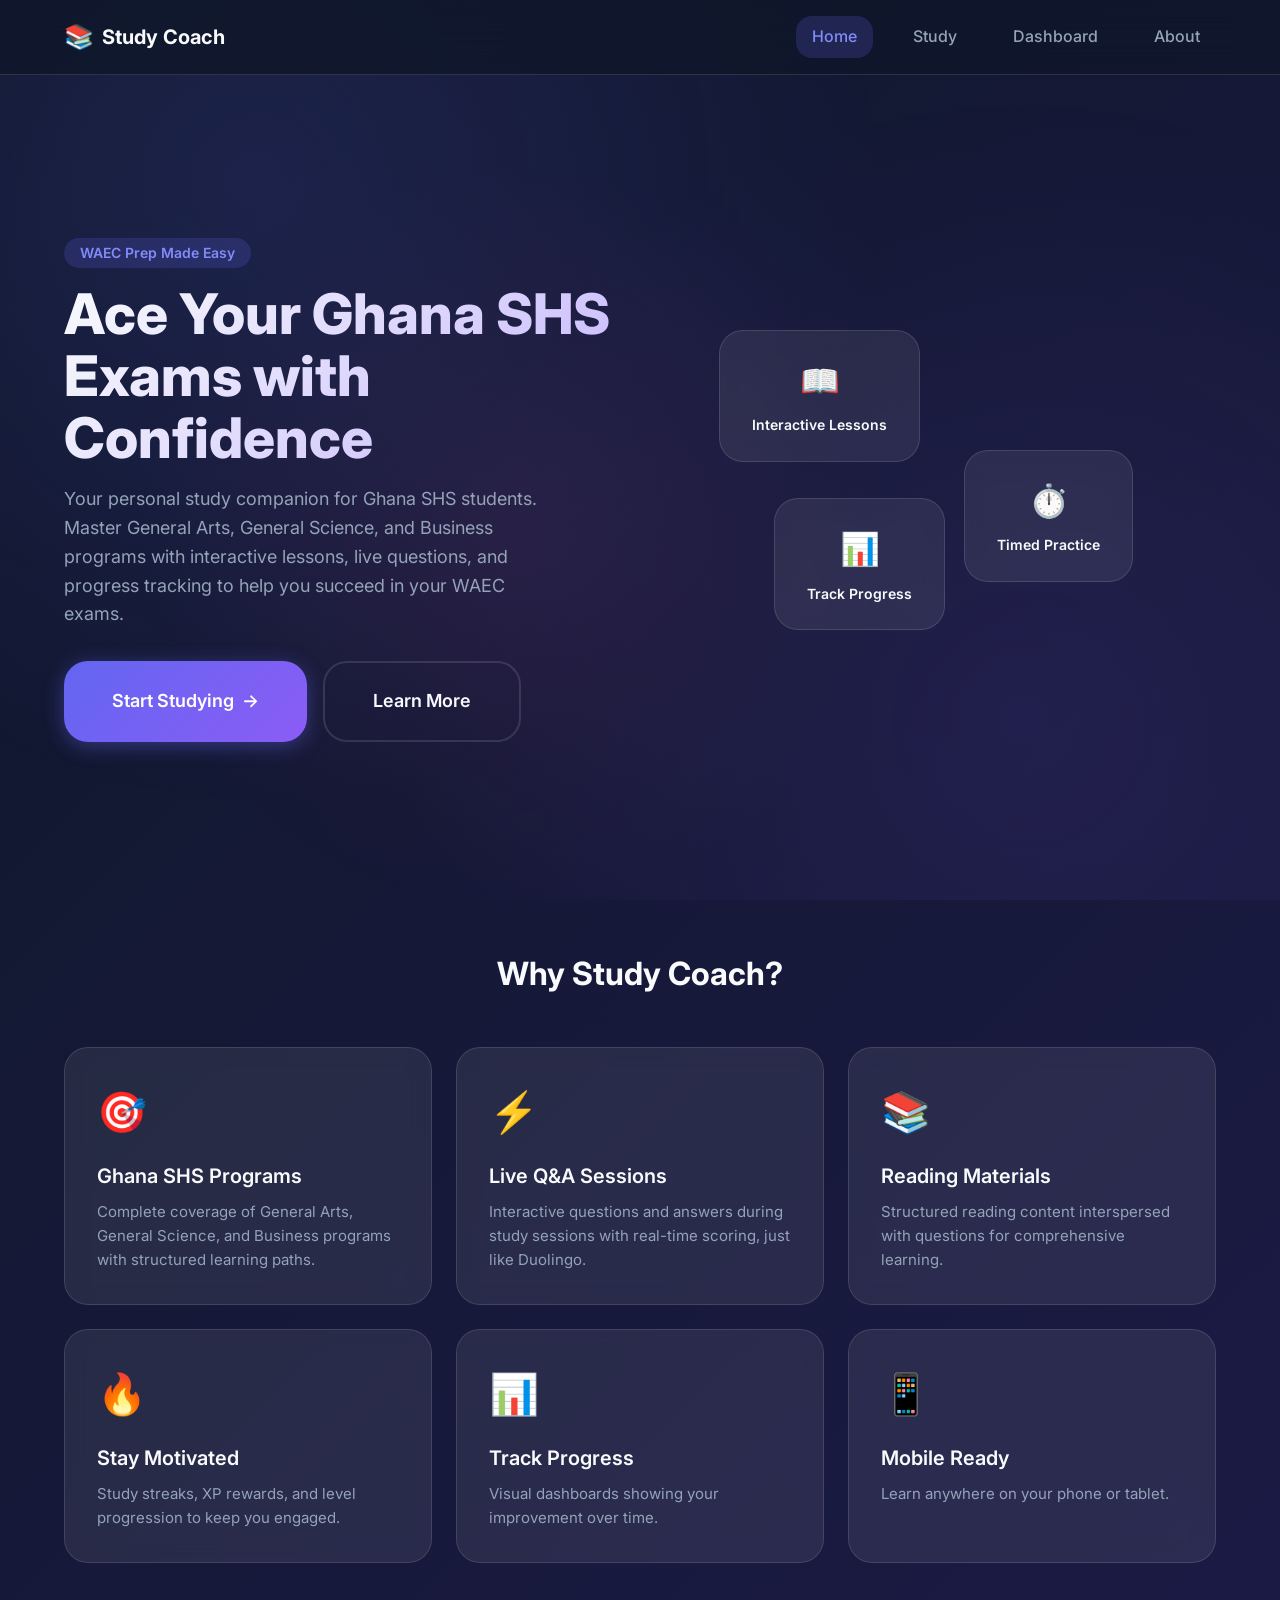
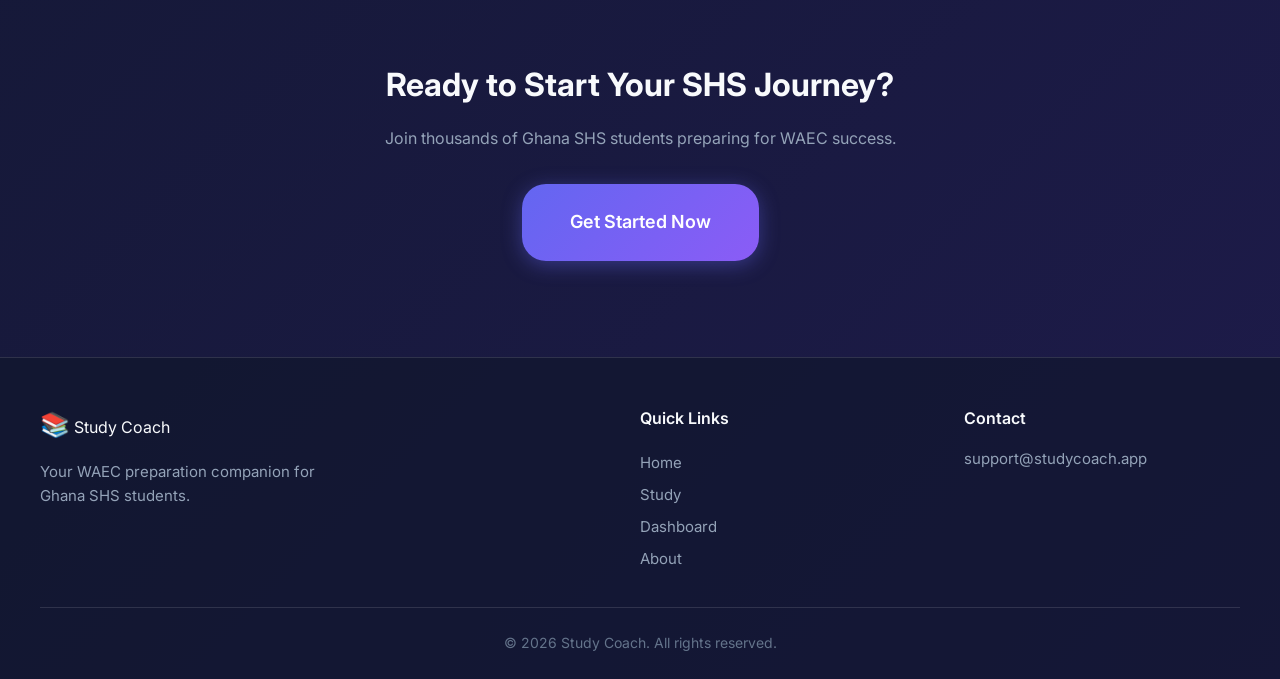
<file: index.html>
<!DOCTYPE html>
<html lang="en">
<head>
  <meta charset="UTF-8">
  <meta name="viewport" content="width=device-width, initial-scale=1.0">
  <meta name="description" content="Study Coach - Your WAEC Preparation Assistant">
  <meta name="theme-color" content="#6366f1">
  <meta name="mobile-web-app-capable" content="yes">
  
  <title>Study Coach - Home</title>
  
  <link rel="stylesheet" href="style.css">
  <link rel="preconnect" href="https://fonts.googleapis.com">
  <link href="https://fonts.googleapis.com/css2?family=Inter:wght@400;500;600;700;800&display=swap" rel="stylesheet">
</head>
<body>
  <!-- Navigation -->
  <nav class="navbar">
    <div class="nav-container">
      <a href="index.html" class="nav-logo">
        <span class="logo-icon">📚</span>
        <span class="logo-text">Study Coach</span>
      </a>
      
      <button class="nav-toggle" onclick="toggleNav()" aria-label="Toggle navigation">
        <span></span>
        <span></span>
        <span></span>
      </button>
      
      <div class="nav-menu">
        <a href="index.html" class="nav-link active">Home</a>
        <a href="study.html" class="nav-link">Study</a>
        <a href="dashboard.html" class="nav-link">Dashboard</a>
        <a href="about.html" class="nav-link">About</a>
      </div>
    </div>
  </nav>

  <!-- Hero Section -->
  <main class="main-content">
    <section class="hero">
      <div class="hero-content">
        <span class="hero-badge">WAEC Prep Made Easy</span>
        <h1 class="hero-title">Ace Your Ghana SHS Exams with Confidence</h1>
        <p class="hero-description">
          Your personal study companion for Ghana SHS students. Master General Arts, General Science, and Business programs with 
          interactive lessons, live questions, and progress tracking to help you succeed in your WAEC exams.
        </p>
        <div class="hero-actions">
          <a href="study.html" class="btn btn-primary btn-lg">
            <span>Start Studying</span>
            <span class="btn-icon">→</span>
          </a>
          <a href="about.html" class="btn btn-outline btn-lg">Learn More</a>
        </div>
      </div>
      
      <div class="hero-visual">
        <div class="floating-card card-1">
          <span>📖</span>
          <span>Interactive Lessons</span>
        </div>
        <div class="floating-card card-2">
          <span>⏱️</span>
          <span>Timed Practice</span>
        </div>
        <div class="floating-card card-3">
          <span>📊</span>
          <span>Track Progress</span>
        </div>
      </div>
    </section>

    <!-- Features Section -->
    <section class="features">
      <h2 class="section-title">Why Study Coach?</h2>
      
      <div class="features-grid">
        <div class="feature-card">
          <div class="feature-icon">🎯</div>
          <h3>Ghana SHS Programs</h3>
          <p>Complete coverage of General Arts, General Science, and Business programs with structured learning paths.</p>
        </div>
        
        <div class="feature-card">
          <div class="feature-icon">⚡</div>
          <h3>Live Q&A Sessions</h3>
          <p>Interactive questions and answers during study sessions with real-time scoring, just like Duolingo.</p>
        </div>
        
        <div class="feature-card">
          <div class="feature-icon">📚</div>
          <h3>Reading Materials</h3>
          <p>Structured reading content interspersed with questions for comprehensive learning.</p>
        </div>
        
        <div class="feature-card">
          <div class="feature-icon">🔥</div>
          <h3>Stay Motivated</h3>
          <p>Study streaks, XP rewards, and level progression to keep you engaged.</p>
        </div>
        
        <div class="feature-card">
          <div class="feature-icon">📊</div>
          <h3>Track Progress</h3>
          <p>Visual dashboards showing your improvement over time.</p>
        </div>
        
        <div class="feature-card">
          <div class="feature-icon">📱</div>
          <h3>Mobile Ready</h3>
          <p>Learn anywhere on your phone or tablet.</p>
        </div>
      </div>
    </section>

    <!-- CTA Section -->
    <section class="cta">
      <div class="cta-content">
        <h2>Ready to Start Your SHS Journey?</h2>
        <p>Join thousands of Ghana SHS students preparing for WAEC success.</p>
        <a href="study.html" class="btn btn-primary btn-lg">Get Started Now</a>
      </div>
    </section>
  </main>

  <!-- Footer -->
  <footer class="footer">
    <div class="footer-content">
      <div class="footer-brand">
        <span class="logo-icon">📚</span>
        <span>Study Coach</span>
        <p>Your WAEC preparation companion for Ghana SHS students.</p>
      </div>
      
      <div class="footer-links">
        <h4>Quick Links</h4>
        <a href="index.html">Home</a>
        <a href="study.html">Study</a>
        <a href="dashboard.html">Dashboard</a>
        <a href="about.html">About</a>
      </div>
      
      <div class="footer-contact">
        <h4>Contact</h4>
        <p>support@studycoach.app</p>
      </div>
    </div>
    
    <div class="footer-bottom">
      <p>&copy; 2026 Study Coach. All rights reserved.</p>
    </div>
  </footer>

  <script src="script.js"></script>
</body>
</html>
</file>
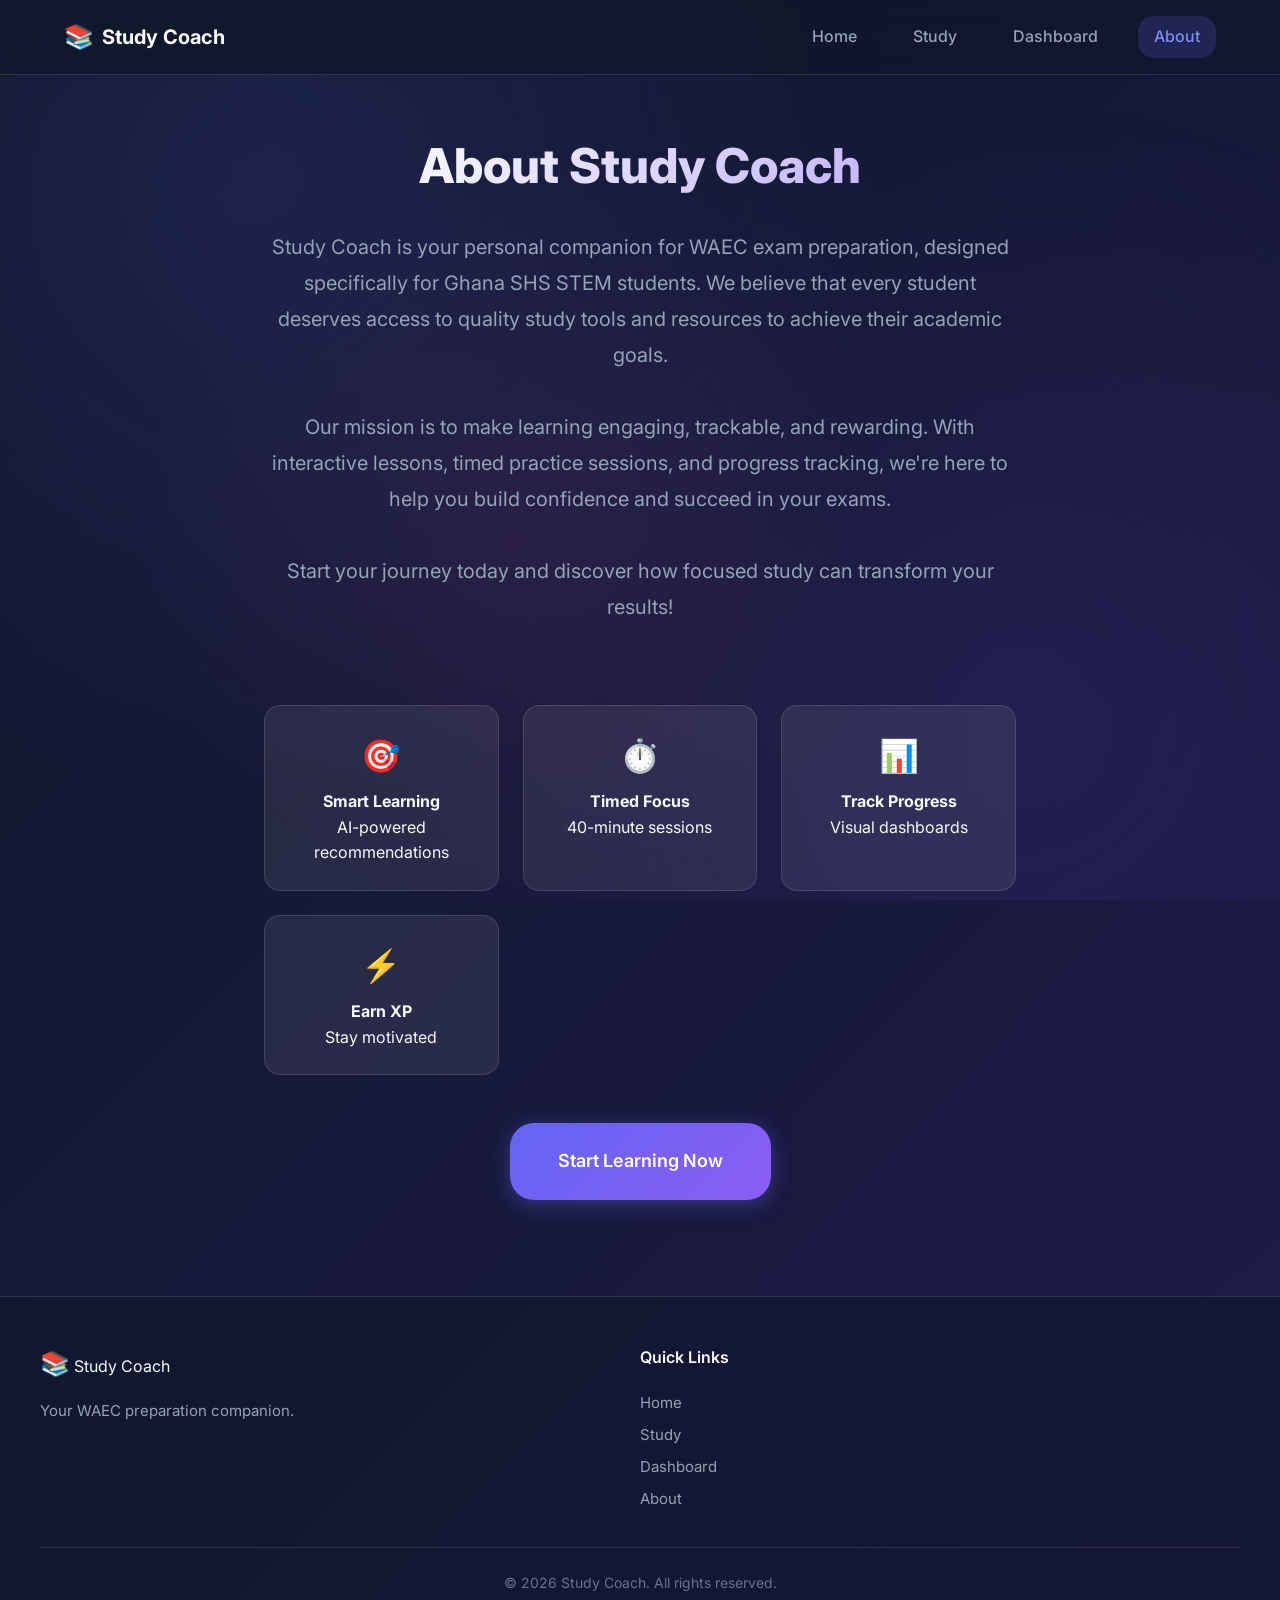
<file: about.html>
<!DOCTYPE html>
<html lang="en">
<head>
  <meta charset="UTF-8">
  <meta name="viewport" content="width=device-width, initial-scale=1.0">
  <meta name="description" content="Study Coach - About">
  <meta name="theme-color" content="#6366f1">
  <meta name="mobile-web-app-capable" content="yes">
  
  <title>Study Coach - About</title>
  
  <link rel="stylesheet" href="style.css">
  <link rel="preconnect" href="https://fonts.googleapis.com">
  <link href="https://fonts.googleapis.com/css2?family=Inter:wght@400;500;600;700;800&display=swap" rel="stylesheet">
</head>
<body>
  <!-- Navigation -->
  <nav class="navbar">
    <div class="nav-container">
      <a href="index.html" class="nav-logo">
        <span class="logo-icon">📚</span>
        <span class="logo-text">Study Coach</span>
      </a>
      
      <button class="nav-toggle" onclick="toggleNav()" aria-label="Toggle navigation">
        <span></span>
        <span></span>
        <span></span>
      </button>
      
      <div class="nav-menu">
        <a href="index.html" class="nav-link">Home</a>
        <a href="study.html" class="nav-link">Study</a>
        <a href="dashboard.html" class="nav-link">Dashboard</a>
        <a href="about.html" class="nav-link active">About</a>
      </div>
    </div>
  </nav>

  <main class="main-content">
    <!-- About Hero -->
    <section class="about-hero">
      <h1 class="about-title">About Study Coach</h1>
      
      <p class="about-text">
        Study Coach is your personal companion for WAEC exam preparation, 
        designed specifically for Ghana SHS STEM students. We believe that 
        every student deserves access to quality study tools and resources 
        to achieve their academic goals.
        <br><br>
        Our mission is to make learning engaging, trackable, and rewarding. 
        With interactive lessons, timed practice sessions, and progress tracking, 
        we're here to help you build confidence and succeed in your exams.
        <br><br>
        Start your journey today and discover how focused study 
        can transform your results!
      </p>
      
      <div class="about-features">
        <div class="about-feature">
          <span>🎯</span>
          <h4>Smart Learning</h4>
          <p>AI-powered recommendations</p>
        </div>
        
        <div class="about-feature">
          <span>⏱️</span>
          <h4>Timed Focus</h4>
          <p>40-minute sessions</p>
        </div>
        
        <div class="about-feature">
          <span>📊</span>
          <h4>Track Progress</h4>
          <p>Visual dashboards</p>
        </div>
        
        <div class="about-feature">
          <span>⚡</span>
          <h4>Earn XP</h4>
          <p>Stay motivated</p>
        </div>
      </div>
      
      <div class="about-cta">
        <a href="study.html" class="btn btn-primary btn-lg">Start Learning Now</a>
      </div>
    </section>
  </main>

  <!-- Footer -->
  <footer class="footer">
    <div class="footer-content">
      <div class="footer-brand">
        <span class="logo-icon">📚</span>
        <span>Study Coach</span>
        <p>Your WAEC preparation companion.</p>
      </div>
      
      <div class="footer-links">
        <h4>Quick Links</h4>
        <a href="index.html">Home</a>
        <a href="study.html">Study</a>
        <a href="dashboard.html">Dashboard</a>
        <a href="about.html">About</a>
      </div>
    </div>
    
    <div class="footer-bottom">
      <p>&copy; 2026 Study Coach. All rights reserved.</p>
    </div>
  </footer>

  <script src="script.js"></script>
</body>
</html>
</file>
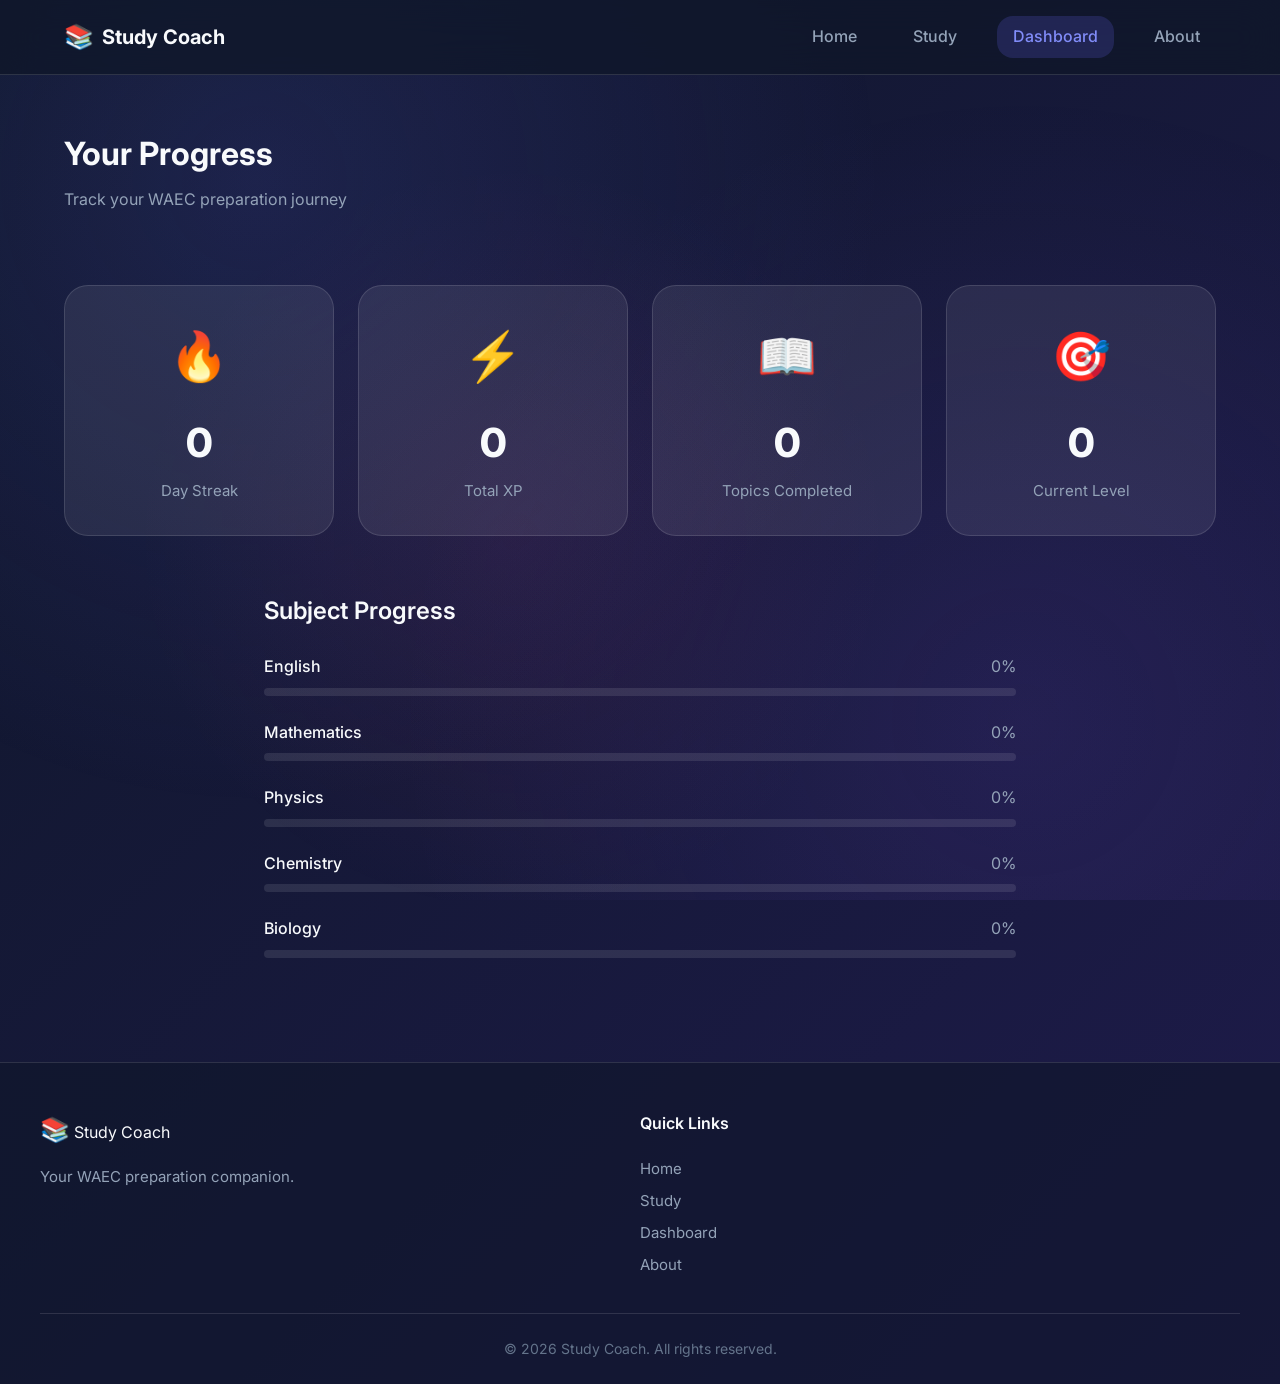
<file: dashboard.html>
<!DOCTYPE html>
<html lang="en">
<head>
  <meta charset="UTF-8">
  <meta name="viewport" content="width=device-width, initial-scale=1.0">
  <meta name="description" content="Study Coach - Dashboard">
  <meta name="theme-color" content="#6366f1">
  <meta name="mobile-web-app-capable" content="yes">
  
  <title>Study Coach - Dashboard</title>
  
  <link rel="stylesheet" href="style.css">
  <link rel="preconnect" href="https://fonts.googleapis.com">
  <link href="https://fonts.googleapis.com/css2?family=Inter:wght@400;500;600;700;800&display=swap" rel="stylesheet">
</head>
<body>
  <!-- Navigation -->
  <nav class="navbar">
    <div class="nav-container">
      <a href="index.html" class="nav-logo">
        <span class="logo-icon">📚</span>
        <span class="logo-text">Study Coach</span>
      </a>
      
      <button class="nav-toggle" onclick="toggleNav()" aria-label="Toggle navigation">
        <span></span>
        <span></span>
        <span></span>
      </button>
      
      <div class="nav-menu">
        <a href="index.html" class="nav-link">Home</a>
        <a href="study.html" class="nav-link">Study</a>
        <a href="dashboard.html" class="nav-link active">Dashboard</a>
        <a href="about.html" class="nav-link">About</a>
      </div>
    </div>
  </nav>

  <main class="main-content">
    <!-- Dashboard Header -->
    <header class="dashboard-header">
      <h1 class="dashboard-title">Your Progress</h1>
      <p class="dashboard-subtitle">Track your WAEC preparation journey</p>
    </header>

    <!-- Stats Grid -->
    <section class="stats-grid">
      <div class="stat-card">
        <div class="stat-icon">🔥</div>
        <div class="stat-value" id="streakValue">0</div>
        <div class="stat-label">Day Streak</div>
      </div>
      
      <div class="stat-card">
        <div class="stat-icon">⚡</div>
        <div class="stat-value" id="xpValue">0</div>
        <div class="stat-label">Total XP</div>
      </div>
      
      <div class="stat-card">
        <div class="stat-icon">📖</div>
        <div class="stat-value" id="topicsCompleted">0</div>
        <div class="stat-label">Topics Completed</div>
      </div>
      
      <div class="stat-card">
        <div class="stat-icon">🎯</div>
        <div class="stat-value" id="levelValue">0</div>
        <div class="stat-label">Current Level</div>
      </div>
    </section>

    <!-- Progress Section -->
    <section class="progress-section">
      <h2 class="progress-title">Subject Progress</h2>
      
      <div class="progress-list" id="progressList">
        <div class="progress-item">
          <div class="progress-header">
            <span class="progress-name">English</span>
            <span class="progress-percent">0%</span>
          </div>
          <div class="progress-bar">
            <div class="progress-fill" style="width: 0%;"></div>
          </div>
        </div>
        
        <div class="progress-item">
          <div class="progress-header">
            <span class="progress-name">Mathematics</span>
            <span class="progress-percent">0%</span>
          </div>
          <div class="progress-bar">
            <div class="progress-fill" style="width: 0%;"></div>
          </div>
        </div>
        
        <div class="progress-item">
          <div class="progress-header">
            <span class="progress-name">Physics</span>
            <span class="progress-percent">0%</span>
          </div>
          <div class="progress-bar">
            <div class="progress-fill" style="width: 0%;"></div>
          </div>
        </div>
        
        <div class="progress-item">
          <div class="progress-header">
            <span class="progress-name">Chemistry</span>
            <span class="progress-percent">0%</span>
          </div>
          <div class="progress-bar">
            <div class="progress-fill" style="width: 0%;"></div>
          </div>
        </div>
        
        <div class="progress-item">
          <div class="progress-header">
            <span class="progress-name">Biology</span>
            <span class="progress-percent">0%</span>
          </div>
          <div class="progress-bar">
            <div class="progress-fill" style="width: 0%;"></div>
          </div>
        </div>
      </div>
    </section>
  </main>

  <!-- Footer -->
  <footer class="footer">
    <div class="footer-content">
      <div class="footer-brand">
        <span class="logo-icon">📚</span>
        <span>Study Coach</span>
        <p>Your WAEC preparation companion.</p>
      </div>
      
      <div class="footer-links">
        <h4>Quick Links</h4>
        <a href="index.html">Home</a>
        <a href="study.html">Study</a>
        <a href="dashboard.html">Dashboard</a>
        <a href="about.html">About</a>
      </div>
    </div>
    
    <div class="footer-bottom">
      <p>&copy; 2026 Study Coach. All rights reserved.</p>
    </div>
  </footer>

  <script src="script.js"></script>
</body>
</html>
</file>
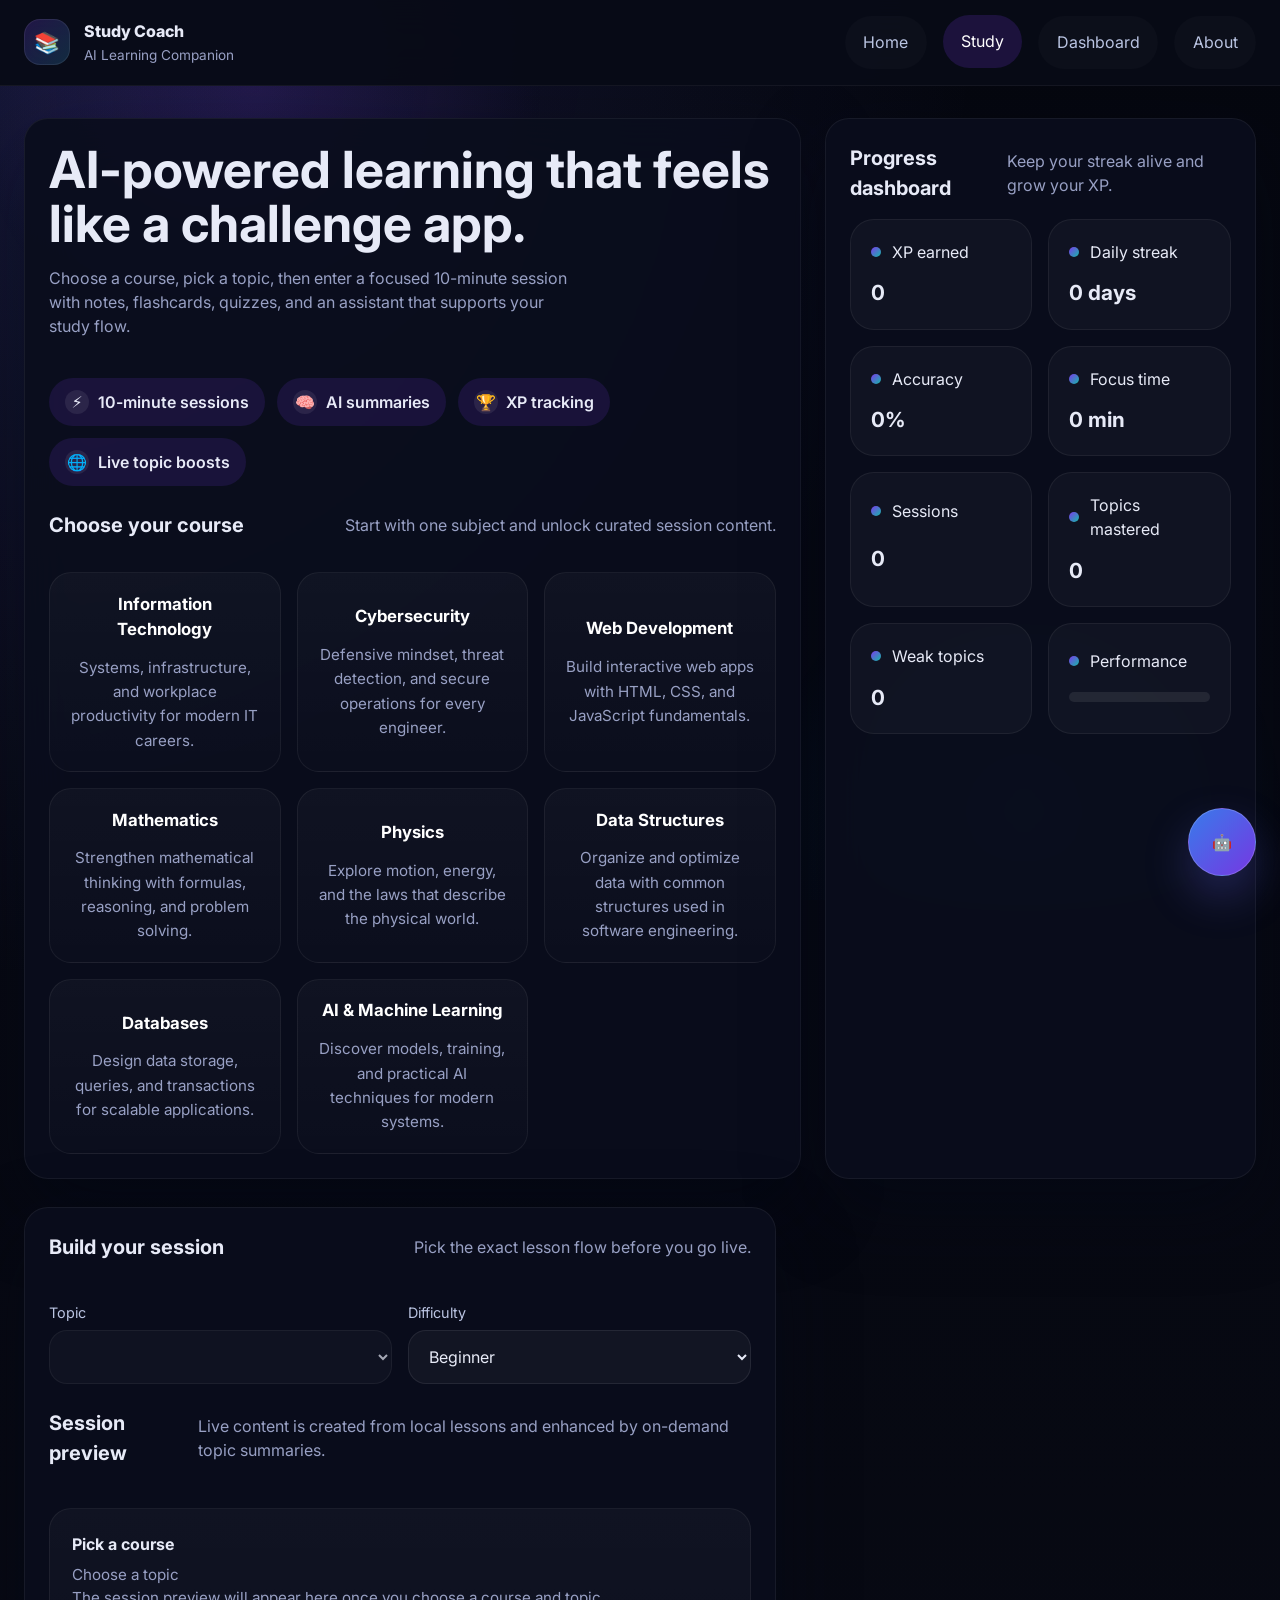
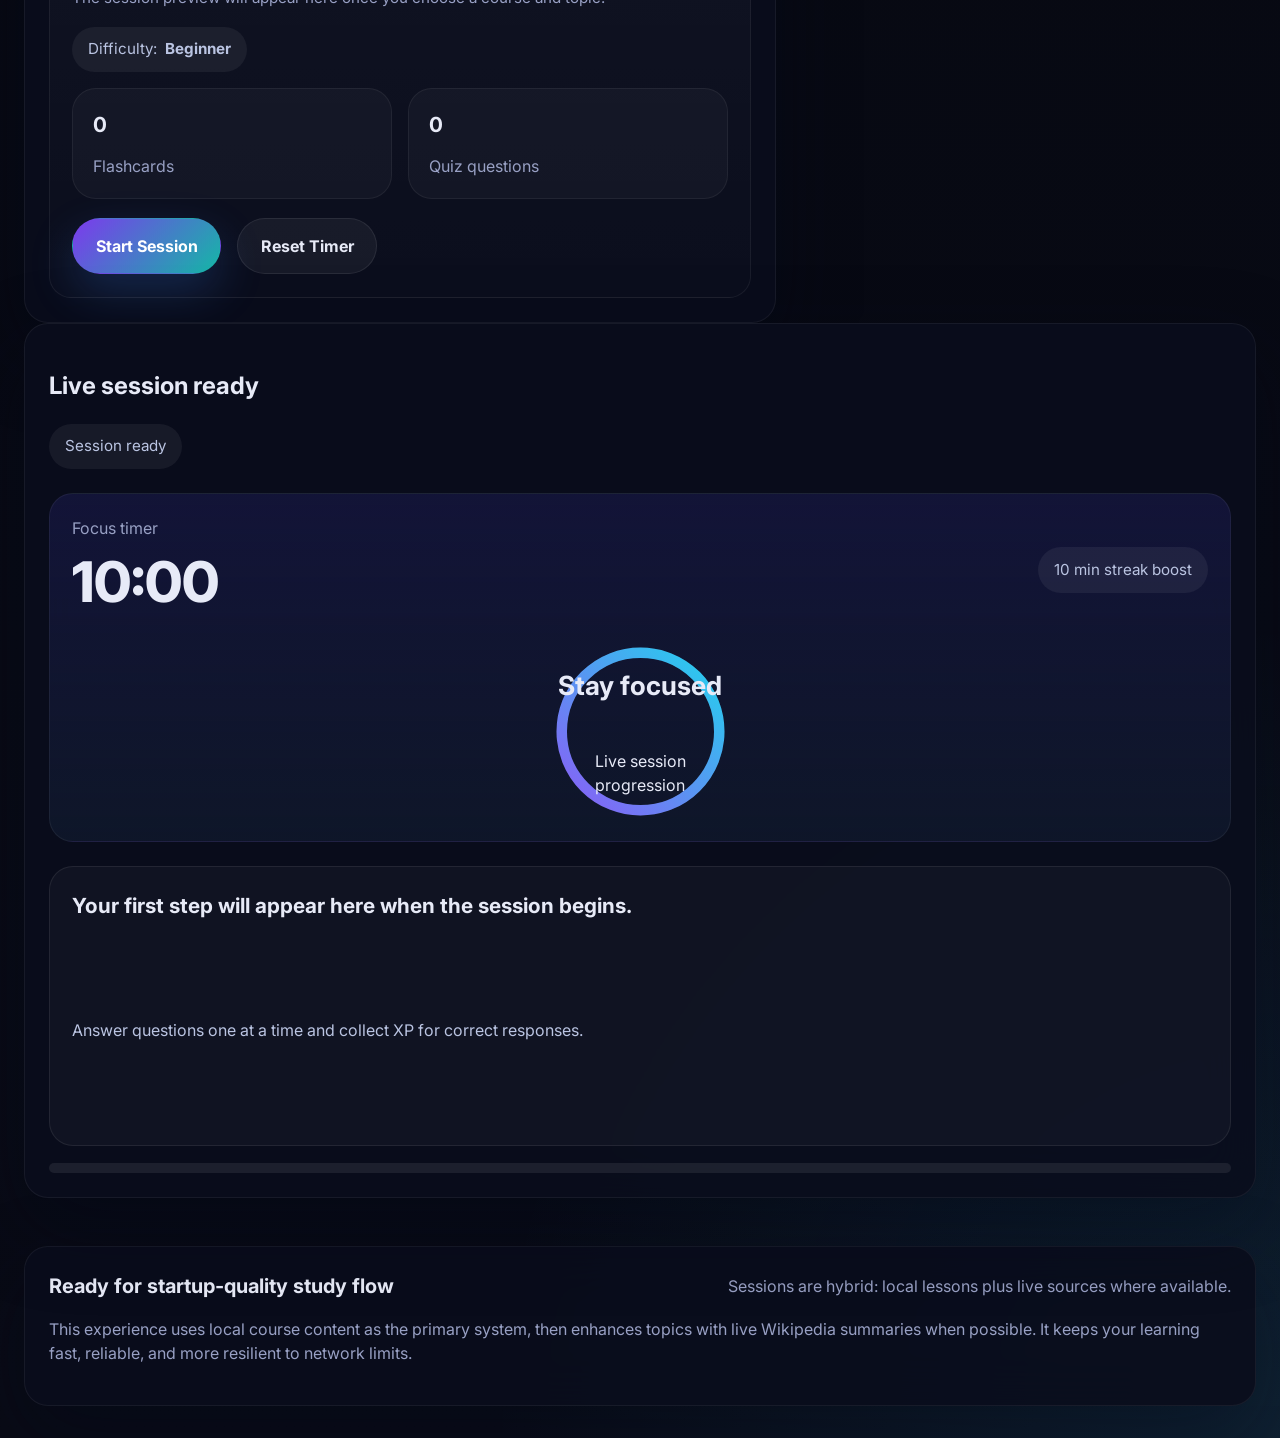
<file: study.html>
﻿<!DOCTYPE html>
<html lang="en">
<head>
  <meta charset="UTF-8">
  <meta name="viewport" content="width=device-width, initial-scale=1.0">
  <meta name="description" content="Study Coach - AI-powered learning platform">
  <meta name="mobile-web-app-capable" content="yes">
  <title>Study Coach • AI Learning</title>
  <link rel="stylesheet" href="study.css">
  <link rel="preconnect" href="https://fonts.googleapis.com">
  <link href="https://fonts.googleapis.com/css2?family=Inter:wght@400;500;600;700;800&display=swap" rel="stylesheet">
</head>
<body>
  <nav class="navbar">
    <div class="navbar-inner">
      <a href="index.html" class="brand">
        <span class="brand-icon">📚</span>
        <span class="brand-title"><span>Study Coach</span><span>AI Learning Companion</span></span>
      </a>
      <div class="top-nav">
        <a href="index.html">Home</a>
        <a href="study.html" class="active">Study</a>
        <a href="dashboard.html">Dashboard</a>
        <a href="about.html">About</a>
      </div>
    </div>
  </nav>

  <main class="main-content">
    <section class="hero-grid">
      <div class="hero-card">
        <div>
          <h1 class="hero-title">AI-powered learning that feels like a challenge app.</h1>
          <p class="hero-subtitle">Choose a course, pick a topic, then enter a focused 10-minute session with notes, flashcards, quizzes, and an assistant that supports your study flow.</p>
        </div>
        <div class="badge-bar">
          <span class="badge"><span>⚡</span>10-minute sessions</span>
          <span class="badge"><span>🧠</span>AI summaries</span>
          <span class="badge"><span>🏆</span>XP tracking</span>
          <span class="badge"><span>🌐</span>Live topic boosts</span>
        </div>
        <div class="course-section">
          <div class="section-title">
            <h2>Choose your course</h2>
            <p>Start with one subject and unlock curated session content.</p>
          </div>
          <div class="course-grid" id="courseGrid"></div>
        </div>
      </div>

      <aside class="panel-card">
        <div class="section-title">
          <h2>Progress dashboard</h2>
          <p>Keep your streak alive and grow your XP.</p>
        </div>
        <div class="stats-grid">
          <div class="metric-card">
            <div class="metric-label"><span class="dot"></span>XP earned</div>
            <strong id="metricXP">0</strong>
          </div>
          <div class="metric-card">
            <div class="metric-label"><span class="dot"></span>Daily streak</div>
            <strong id="metricStreak">0 days</strong>
          </div>
          <div class="metric-card">
            <div class="metric-label"><span class="dot"></span>Accuracy</div>
            <strong id="metricAccuracy">0%</strong>
          </div>
          <div class="metric-card">
            <div class="metric-label"><span class="dot"></span>Focus time</div>
            <strong id="metricFocus">0 min</strong>
          </div>
          <div class="metric-card">
            <div class="metric-label"><span class="dot"></span>Sessions</div>
            <strong id="metricSessions">0</strong>
          </div>
          <div class="metric-card">
            <div class="metric-label"><span class="dot"></span>Topics mastered</div>
            <strong id="metricMastered">0</strong>
          </div>
          <div class="metric-card">
            <div class="metric-label"><span class="dot"></span>Weak topics</div>
            <strong id="metricWeak">0</strong>
          </div>
          <div class="metric-card">
            <div class="metric-label"><span class="dot"></span>Performance</div>
            <div class="progress-spark"><div id="progressBarFill" style="width: 12%;"></div></div>
          </div>
        </div>
      </aside>
    </section>

    <section class="session-shell">
      <div class="session-card">
        <div class="section-title">
          <h2>Build your session</h2>
          <p>Pick the exact lesson flow before you go live.</p>
        </div>
        <div class="selector-row">
          <div class="select-field">
            <label for="topicSelect">Topic</label>
            <select id="topicSelect"></select>
          </div>
          <div class="select-field">
            <label for="difficultySelect">Difficulty</label>
            <select id="difficultySelect"></select>
          </div>
        </div>
        <div class="section-title">
          <h2>Session preview</h2>
          <p>Live content is created from local lessons and enhanced by on-demand topic summaries.</p>
        </div>
        <div class="course-card" style="padding:1.4rem;">
          <div class="session-meta"><strong id="previewCourseName">Pick a course</strong><span id="previewTopicName">Choose a topic</span></div>
          <p id="previewSummary">The session preview will update when you choose a course and topic.</p>
          <div class="button-group" style="margin-top:1rem;">
            <span class="session-badge">Difficulty: <strong id="previewDifficulty">Beginner</strong></span>
          </div>
          <div class="selector-row" style="margin-top:1rem; grid-template-columns: repeat(2, minmax(0,1fr));">
            <div class="metric-card"><strong id="previewFlashcardCount">0</strong><span>Flashcards</span></div>
            <div class="metric-card"><strong id="previewQuestionCount">0</strong><span>Quiz questions</span></div>
          </div>
          <div style="display:flex; gap:1rem; margin-top:1.2rem; flex-wrap:wrap;">
            <button class="btn btn-primary" id="startSessionBtn">Start Session</button>
            <button class="btn btn-secondary" id="resetSessionBtn" type="button">Reset Timer</button>
          </div>
        </div>
      </div>

      <aside class="assistant-card" id="assistantPanel">
        <div class="assistant-header">
          <div class="assistant-title">
            <strong>AI Study Assistant</strong>
            <span id="assistantStatus">Ready to help with concepts and hints.</span>
          </div>
        </div>
        <div class="assistant-body">
          <textarea id="assistantInput" class="input-field" placeholder="Ask for a hint, summary, or explanation..."></textarea>
          <button class="btn btn-primary" id="assistantSend">Ask Assistant</button>
          <div class="assistant-log" id="assistantLog"></div>
        </div>
      </aside>
    </section>

    <section class="session-card">
      <div class="session-header">
        <div>
          <h2 id="sessionCardTitle">Live session ready</h2>
          <span class="session-badge" id="sessionLabel">Prepare to begin</span>
        </div>
      </div>
      <div class="timer-panel">
        <div class="timer-top">
          <div>
            <div class="timer-title">Focus timer</div>
            <div class="timer-value" id="sessionTimer">10:00</div>
          </div>
          <div class="timer-stats">
            <div class="session-badge">10 min streak boost</div>
          </div>
        </div>
        <div class="timer-ring">
          <svg viewBox="0 0 200 200" aria-hidden="true">
            <defs>
              <linearGradient id="timerGradient" x1="0%" y1="0%" x2="100%" y2="100%">
                <stop offset="0%" stop-color="#8b5cf6" />
                <stop offset="100%" stop-color="#22d3ee" />
              </linearGradient>
            </defs>
            <circle class="ring-bg" cx="100" cy="100" r="90" />
            <circle class="ring-progress" id="timerProgress" cx="100" cy="100" r="90" />
          </svg>
          <div class="timer-ring-text"><strong>Stay focused</strong><span>Live session progression</span></div>
        </div>
      </div>
      <div class="session-content-area">
        <div class="session-step" id="sessionBody">
          <h3>Your first step will appear here when the session begins.</h3>
          <p>Answer questions one at a time and collect XP for correct responses.</p>
        </div>
        <div class="progress-spark" style="margin-top:-0.2rem;"><div id="sessionProgressLabel" style="width: 0%;"></div></div>
      </div>
    </section>
  </main>

  <button class="assistant-orb" id="assistantOrb" aria-label="Open AI Assistant">🤖</button>
  <div class="toast" id="toast"></div>

  <footer class="panel-card" style="margin: 0 1.5rem 2rem;">
    <div class="section-title">
      <h2>Ready for startup-quality study flow</h2>
      <p>Sessions are hybrid: local lessons plus live sources where available.</p>
    </div>
    <p style="color: var(--text-muted);">This experience uses local course content as the primary system, then enhances topics with live Wikipedia summaries when possible. It keeps your learning fast, reliable, and more resilient to network limits.</p>
  </footer>

  <script src="study.js" defer></script>
</body>
</html>
</file>
<file: style.css>
/* ============================================
   Study Coach - Modern Responsive Styles
   Primary: Indigo/Purple Gradient Theme
   ============================================ */

/* CSS Variables */
:root {
  /* Colors */
  --primary: #6366f1;
  --primary-dark: #4f46e5;
  --primary-light: #818cf8;
  --secondary: #ec4899;
  --accent: #06b6d4;
  
  --bg-dark: #0f172a;
  --bg-card: rgba(255, 255, 255, 0.08);
  --bg-card-hover: rgba(255, 255, 255, 0.12);
  
  --text-primary: #f8fafc;
  --text-secondary: #94a3b8;
  --text-muted: #64748b;
  
  --success: #22c55e;
  --warning: #f59e0b;
  --error: #ef4444;
  
  /* Gradients */
  --gradient-primary: linear-gradient(135deg, #6366f1 0%, #8b5cf6 100%);
  --gradient-bg: linear-gradient(135deg, #0f172a 0%, #1e1b4b 100%);
  --gradient-card: linear-gradient(145deg, rgba(255,255,255,0.1) 0%, rgba(255,255,255,0.05) 100%);
  
  /* Glassmorphism */
  --glass-bg: rgba(255, 255, 255, 0.08);
  --glass-border: rgba(255, 255, 255, 0.12);
  --glass-shadow: 0 8px 32px rgba(0, 0, 0, 0.3);
  
  /* Spacing */
  --space-xs: 0.25rem;
  --space-sm: 0.5rem;
  --space-md: 1rem;
  --space-lg: 1.5rem;
  --space-xl: 2rem;
  --space-2xl: 3rem;
  
  /* Border Radius */
  --radius-sm: 0.5rem;
  --radius-md: 1rem;
  --radius-lg: 1.5rem;
  --radius-xl: 2rem;
  --radius-full: 9999px;
  
  /* Transitions */
  --transition-fast: 0.15s ease;
  --transition-normal: 0.3s ease;
  --transition-slow: 0.5s ease;
  
  /* Typography */
  --font-family: 'Inter', -apple-system, BlinkMacSystemFont, 'Segoe UI', sans-serif;
}

/* Reset & Base */
*, *::before, *::after {
  box-sizing: border-box;
  margin: 0;
  padding: 0;
}

html {
  scroll-behavior: smooth;
}

body {
  font-family: var(--font-family);
  background: var(--gradient-bg);
  color: var(--text-primary);
  line-height: 1.6;
  min-height: 100vh;
  overflow-x: hidden;
}

/* Background Pattern */
body::before {
  content: '';
  position: fixed;
  top: 0;
  left: 0;
  right: 0;
  bottom: 0;
  background: 
    radial-gradient(circle at 20% 20%, rgba(99, 102, 241, 0.15) 0%, transparent 50%),
    radial-gradient(circle at 80% 80%, rgba(139, 92, 246, 0.1) 0%, transparent 50%),
    radial-gradient(circle at 40% 60%, rgba(236, 72, 153, 0.08) 0%, transparent 40%);
  pointer-events: none;
  z-index: -1;
}

a {
  color: inherit;
  text-decoration: none;
}

button {
  font-family: inherit;
  cursor: pointer;
  border: none;
  background: none;
}

ul, ol {
  list-style: none;
}

img {
  max-width: 100%;
  height: auto;
}

/* ============================================
   Navbar
   ============================================ */

.navbar {
  position: fixed;
  top: 0;
  left: 0;
  right: 0;
  z-index: 1000;
  background: rgba(15, 23, 42, 0.8);
  backdrop-filter: blur(20px);
  border-bottom: 1px solid var(--glass-border);
}

.nav-container {
  max-width: 1200px;
  margin: 0 auto;
  padding: var(--space-md) var(--space-lg);
  display: flex;
  align-items: center;
  justify-content: space-between;
}

.nav-logo {
  display: flex;
  align-items: center;
  gap: var(--space-sm);
  font-weight: 700;
  font-size: 1.25rem;
}

.logo-icon {
  font-size: 1.5rem;
}

.nav-menu {
  display: flex;
  align-items: center;
  gap: var(--space-lg);
}

.nav-link {
  padding: var(--space-sm) var(--space-md);
  border-radius: var(--radius-md);
  font-weight: 500;
  color: var(--text-secondary);
  transition: all var(--transition-fast);
}

.nav-link:hover {
  color: var(--text-primary);
  background: var(--glass-bg);
}

.nav-link.active {
  color: var(--primary-light);
  background: rgba(99, 102, 241, 0.2);
}

.nav-toggle {
  display: none;
  flex-direction: column;
  gap: 4px;
  padding: var(--space-sm);
}

.nav-toggle span {
  width: 24px;
  height: 2px;
  background: var(--text-primary);
  transition: var(--transition-fast);
}

/* ============================================
   Main Content
   ============================================ */

.main-content {
  padding-top: 80px;
}

.page {
  display: none;
}

.page.active {
  display: block;
}

.results-card {
  max-width: 900px;
  margin: 0 auto;
  padding: var(--space-xl);
  background: var(--bg-card);
  border: 1px solid var(--glass-border);
  border-radius: var(--radius-lg);
  box-shadow: var(--glass-shadow);
}

.results-summary {
  display: grid;
  gap: var(--space-md);
  margin-bottom: var(--space-lg);
}

.results-score {
  display: flex;
  align-items: baseline;
  gap: var(--space-sm);
  font-size: 2.5rem;
  font-weight: 700;
}

.results-feedback h3 {
  margin-bottom: var(--space-xs);
}

.results-breakdown {
  display: grid;
  gap: var(--space-sm);
}

.result-item {
  padding: var(--space-md);
  border-radius: var(--radius-md);
  background: rgba(255,255,255,0.08);
  border: 1px solid rgba(255,255,255,0.08);
}

.result-item.correct {
  border-color: var(--success);
}

.result-item.incorrect {
  border-color: var(--error);
}

.result-status {
  font-size: 1.1rem;
  font-weight: 700;
  margin-bottom: var(--space-xs);
}

.result-text {
  color: var(--text-secondary);
  line-height: 1.4;
}

.result-text .explanation {
  margin-top: var(--space-xs);
  font-size: 0.95rem;
  color: var(--text-primary);
}

.container {
  max-width: 1200px;
  margin: 0 auto;
  padding: 0 var(--space-lg);
}

/* ============================================
   Hero Section
   ============================================ */

.hero {
  min-height: calc(100vh - 80px);
  display: grid;
  grid-template-columns: 1fr 1fr;
  gap: var(--space-2xl);
  align-items: center;
  padding: var(--space-2xl) var(--space-lg);
  max-width: 1200px;
  margin: 0 auto;
}

.hero-badge {
  display: inline-block;
  padding: var(--space-xs) var(--space-md);
  background: rgba(99, 102, 241, 0.2);
  color: var(--primary-light);
  border-radius: var(--radius-full);
  font-size: 0.875rem;
  font-weight: 600;
  margin-bottom: var(--space-md);
}

.hero-title {
  font-size: clamp(2rem, 5vw, 3.5rem);
  font-weight: 800;
  line-height: 1.1;
  margin-bottom: var(--space-md);
  background: linear-gradient(135deg, #f8fafc 0%, #c4b5fd 100%);
  -webkit-background-clip: text;
  -webkit-text-fill-color: transparent;
  background-clip: text;
}

.hero-description {
  font-size: 1.125rem;
  color: var(--text-secondary);
  margin-bottom: var(--space-xl);
  max-width: 500px;
}

.hero-actions {
  display: flex;
  gap: var(--space-md);
  flex-wrap: wrap;
}

.hero-visual {
  position: relative;
  display: flex;
  justify-content: center;
  align-items: center;
  min-height: 400px;
}

.floating-card {
  position: absolute;
  display: flex;
  flex-direction: column;
  align-items: center;
  gap: var(--space-sm);
  padding: var(--space-lg) var(--space-xl);
  background: var(--glass-bg);
  border: 1px solid var(--glass-border);
  border-radius: var(--radius-lg);
  backdrop-filter: blur(10px);
  animation: float 3s ease-in-out infinite;
}

.floating-card span:first-child {
  font-size: 2rem;
}

.floating-card span:last-child {
  font-weight: 600;
  font-size: 0.875rem;
}

.card-1 {
  top: 10%;
  left: 10%;
  animation-delay: 0s;
}

.card-2 {
  top: 40%;
  right: 15%;
  animation-delay: 0.5s;
}

.card-3 {
  bottom: 15%;
  left: 20%;
  animation-delay: 1s;
}

@keyframes float {
  0%, 100% { transform: translateY(0); }
  50% { transform: translateY(-15px); }
}

/* ============================================
   Buttons
   ============================================ */

.btn {
  display: inline-flex;
  align-items: center;
  justify-content: center;
  gap: var(--space-sm);
  padding: var(--space-md) var(--space-xl);
  font-size: 1rem;
  font-weight: 600;
  border-radius: var(--radius-md);
  transition: all var(--transition-fast);
}

.btn-icon {
  transition: transform var(--transition-fast);
}

.btn:hover .btn-icon {
  transform: translateX(4px);
}

.btn-primary {
  background: var(--gradient-primary);
  color: white;
  box-shadow: 0 4px 20px rgba(99, 102, 241, 0.4);
}

.btn-primary:hover {
  transform: translateY(-2px);
  box-shadow: 0 8px 30px rgba(99, 102, 241, 0.5);
}

.btn-outline {
  background: transparent;
  color: var(--text-primary);
  border: 2px solid var(--glass-border);
}

.btn-outline:hover {
  background: var(--glass-bg);
  border-color: var(--primary);
}

.btn-lg {
  padding: var(--space-lg) var(--space-2xl);
  font-size: 1.125rem;
  border-radius: var(--radius-lg);
}

.btn-sm {
  padding: var(--space-sm) var(--space-md);
  font-size: 0.875rem;
}

.btn:active {
  transform: scale(0.98);
}

/* ============================================
   Features Section
   ============================================ */

.features {
  padding: var(--space-2xl) var(--space-lg);
  max-width: 1200px;
  margin: 0 auto;
}

.section-title {
  font-size: 2rem;
  font-weight: 700;
  text-align: center;
  margin-bottom: var(--space-2xl);
}

.features-grid {
  display: grid;
  grid-template-columns: repeat(auto-fit, minmax(300px, 1fr));
  gap: var(--space-lg);
}

.feature-card {
  padding: var(--space-xl);
  background: var(--glass-bg);
  border: 1px solid var(--glass-border);
  border-radius: var(--radius-lg);
  backdrop-filter: blur(10px);
  transition: all var(--transition-normal);
}

.feature-card:hover {
  transform: translateY(-4px);
  background: var(--bg-card-hover);
  border-color: var(--primary);
}

.feature-icon {
  font-size: 2.5rem;
  margin-bottom: var(--space-md);
}

.feature-card h3 {
  font-size: 1.25rem;
  font-weight: 600;
  margin-bottom: var(--space-sm);
}

.feature-card p {
  color: var(--text-secondary);
  font-size: 0.9375rem;
}

/* ============================================
   CTA Section
   ============================================ */

.cta {
  padding: var(--space-2xl) var(--space-lg);
}

.cta-content {
  max-width: 600px;
  margin: 0 auto;
  text-align: center;
}

.cta h2 {
  font-size: 2rem;
  font-weight: 700;
  margin-bottom: var(--space-md);
}

.cta p {
  color: var(--text-secondary);
  margin-bottom: var(--space-xl);
}

/* ============================================
   Footer
   ============================================ */

.footer {
  background: rgba(15, 23, 42, 0.6);
  border-top: 1px solid var(--glass-border);
  padding: var(--space-2xl) var(--space-lg) var(--space-lg);
  margin-top: var(--space-2xl);
}

.footer-content {
  max-width: 1200px;
  margin: 0 auto;
  display: grid;
  grid-template-columns: 2fr 1fr 1fr;
  gap: var(--space-2xl);
}

.footer-brand {
  max-width: 300px;
}

.footer-brand .logo-icon {
  font-size: 1.5rem;
}

.footer-brand span:last-child {
  font-weight: 700;
  font-size: 1.25rem;
  margin-left: var(--space-sm);
}

.footer-brand p {
  color: var(--text-secondary);
  margin-top: var(--space-md);
  font-size: 0.9375rem;
}

.footer-links h4,
.footer-contact h4 {
  font-size: 1rem;
  font-weight: 600;
  margin-bottom: var(--space-md);
}

.footer-links a {
  display: block;
  color: var(--text-secondary);
  padding: var(--space-xs) 0;
  font-size: 0.9375rem;
  transition: color var(--transition-fast);
}

.footer-links a:hover {
  color: var(--primary-light);
}

.footer-contact p {
  color: var(--text-secondary);
  font-size: 0.9375rem;
}

.footer-bottom {
  max-width: 1200px;
  margin: var(--space-xl) auto 0;
  padding-top: var(--space-lg);
  border-top: 1px solid var(--glass-border);
  text-align: center;
  color: var(--text-muted);
  font-size: 0.875rem;
}

/* ============================================
   Study Page Styles
   ============================================ */

.study-header {
  padding: var(--space-2xl) var(--space-lg);
  max-width: 1200px;
  margin: 0 auto;
}

.study-title {
  font-size: 2rem;
  font-weight: 700;
  margin-bottom: var(--space-sm);
}

.study-subtitle {
  color: var(--text-secondary);
}

.timer-container {
  max-width: 600px;
  margin: var(--space-xl) auto;
  padding: var(--space-xl);
  background: var(--glass-bg);
  border: 1px solid var(--glass-border);
  border-radius: var(--radius-xl);
  text-align: center;
}

.timer-display {
  font-size: clamp(3rem, 10vw, 5rem);
  font-weight: 800;
  background: linear-gradient(135deg, #6366f1 0%, #ec4899 100%);
  -webkit-background-clip: text;
  -webkit-text-fill-color: transparent;
  background-clip: text;
  margin: var(--space-md) 0;
}

.timer-label {
  color: var(--text-secondary);
  font-size: 0.875rem;
  text-transform: uppercase;
  letter-spacing: 0.1em;
}

.timer-controls {
  display: flex;
  justify-content: center;
  gap: var(--space-md);
  margin-top: var(--space-lg);
}

.timer-controls .btn {
  min-width: 120px;
}

.topics-section {
  padding: var(--space-xl) var(--space-lg);
  max-width: 800px;
  margin: 0 auto;
}

.topics-title {
  font-size: 1.5rem;
  font-weight: 600;
  margin-bottom: var(--space-lg);
}

.topics-list {
  display: flex;
  flex-direction: column;
  gap: var(--space-md);
}

.topic-card {
  display: flex;
  align-items: center;
  gap: var(--space-lg);
  padding: var(--space-lg);
  background: var(--glass-bg);
  border: 1px solid var(--glass-border);
  border-radius: var(--radius-lg);
  transition: all var(--transition-normal);
}

.topic-card:hover {
  background: var(--bg-card-hover);
  border-color: var(--primary);
}

.topic-card.completed {
  opacity: 0.6;
}

.topic-card.completed .topic-title {
  text-decoration: line-through;
}

.topic-checkbox {
  width: 28px;
  height: 28px;
  border: 2px solid var(--glass-border);
  border-radius: var(--radius-sm);
  display: flex;
  align-items: center;
  justify-content: center;
  cursor: pointer;
  transition: all var(--transition-fast);
  flex-shrink: 0;
}

.topic-checkbox:hover {
  border-color: var(--primary);
}

.topic-checkbox.checked {
  background: var(--success);
  border-color: var(--success);
}

.topic-checkbox.checked::after {
  content: '✓';
  color: white;
  font-weight: bold;
}

.topic-info {
  flex: 1;
}

.topic-title {
  font-weight: 600;
  font-size: 1.125rem;
  margin-bottom: var(--space-xs);
}

.topic-description {
  color: var(--text-secondary);
  font-size: 0.9375rem;
}

.topic-badge {
  padding: var(--space-xs) var(--space-sm);
  background: rgba(99, 102, 241, 0.2);
  color: var(--primary-light);
  border-radius: var(--radius-sm);
  font-size: 0.75rem;
  font-weight: 600;
  text-transform: uppercase;
}

/* Auto Focus Mode */
.study-page.focus-mode .navbar,
.study-page.focus-mode .footer,
.study-page.focus-mode .hero-visual,
.study-page.focus-mode .features,
.study-page.focus-mode .cta {
  display: none;
}

.focus-toggle {
  position: fixed;
  bottom: var(--space-xl);
  right: var(--space-xl);
  width: 50px;
  height: 50px;
  background: var(--gradient-primary);
  border-radius: 50%;
  display: flex;
  align-items: center;
  justify-content: center;
  font-size: 1.5rem;
  box-shadow: var(--glass-shadow);
  z-index: 100;
  cursor: pointer;
  transition: all var(--transition-fast);
}

.focus-toggle:hover {
  transform: scale(1.1);
}

/* ============================================
   Dashboard Styles
   ============================================ */

.dashboard-header {
  padding: var(--space-2xl) var(--space-lg);
  max-width: 1200px;
  margin: 0 auto;
}

.dashboard-title {
  font-size: 2rem;
  font-weight: 700;
  margin-bottom: var(--space-sm);
}

.dashboard-subtitle {
  color: var(--text-secondary);
}

.stats-grid {
  display: grid;
  grid-template-columns: repeat(auto-fit, minmax(250px, 1fr));
  gap: var(--space-lg);
  padding: var(--space-lg);
  max-width: 1200px;
  margin: 0 auto;
}

.stat-card {
  padding: var(--space-xl);
  background: var(--glass-bg);
  border: 1px solid var(--glass-border);
  border-radius: var(--radius-lg);
  text-align: center;
}

.stat-icon {
  font-size: 3rem;
  margin-bottom: var(--space-md);
}

.stat-value {
  font-size: 2.5rem;
  font-weight: 800;
  margin-bottom: var(--space-xs);
}

.stat-label {
  color: var(--text-secondary);
  font-size: 0.9375rem;
}

.progress-section {
  padding: var(--space-xl) var(--space-lg);
  max-width: 800px;
  margin: 0 auto;
}

.progress-title {
  font-size: 1.5rem;
  font-weight: 600;
  margin-bottom: var(--space-lg);
}

.progress-item {
  margin-bottom: var(--space-lg);
}

.progress-header {
  display: flex;
  justify-content: space-between;
  margin-bottom: var(--space-sm);
}

.progress-name {
  font-weight: 500;
}

.progress-percent {
  color: var(--text-secondary);
}

.progress-bar {
  height: 8px;
  background: var(--glass-bg);
  border-radius: var(--radius-full);
  overflow: hidden;
}

.progress-fill {
  height: 100%;
  background: var(--gradient-primary);
  border-radius: var(--radius-full);
  transition: width var(--transition-slow);
}

/* ============================================
   About Page Styles
   ============================================ */

.about-hero {
  min-height: calc(100vh - 80px);
  display: flex;
  flex-direction: column;
  justify-content: center;
  align-items: center;
  text-align: center;
  padding: var(--space-2xl) var(--space-lg);
  max-width: 800px;
  margin: 0 auto;
}

.about-title {
  font-size: clamp(2rem, 5vw, 3rem);
  font-weight: 800;
  margin-bottom: var(--space-lg);
  background: linear-gradient(135deg, #f8fafc 0%, #c4b5fd 100%);
  -webkit-background-clip: text;
  -webkit-text-fill-color: transparent;
  background-clip: text;
}

.about-text {
  font-size: 1.25rem;
  color: var(--text-secondary);
  line-height: 1.8;
  margin-bottom: var(--space-2xl);
}

.about-features {
  display: grid;
  grid-template-columns: repeat(auto-fit, minmax(200px, 1fr));
  gap: var(--space-lg);
  width: 100%;
  margin-top: var(--space-xl);
}

.about-feature {
  padding: var(--space-lg);
  background: var(--glass-bg);
  border: 1px solid var(--glass-border);
  border-radius: var(--radius-md);
}

.about-feature span:first-child {
  font-size: 2rem;
  display: block;
  margin-bottom: var(--space-sm);
}

.about-cta {
  margin-top: var(--space-2xl);
}

/* ============================================
   Loading & Empty States
   ============================================ */

.loading {
  display: flex;
  flex-direction: column;
  align-items: center;
  justify-content: center;
  padding: var(--space-2xl);
  color: var(--text-secondary);
}

.spinner {
  width: 40px;
  height: 40px;
  border: 3px solid var(--glass-border);
  border-top-color: var(--primary);
  border-radius: 50%;
  animation: spin 1s linear infinite;
}

@keyframes spin {
  to { transform: rotate(360deg); }
}

/* ============================================
   Responsive Design
   ============================================ */

@media (max-width: 1024px) {
  .hero {
    grid-template-columns: 1fr;
    text-align: center;
    min-height: auto;
    padding: var(--space-2xl) var(--space-lg);
  }
  
  .hero-visual {
    display: none;
  }
  
  .hero-description {
    margin: 0 auto var(--space-xl);
  }
  
  .hero-actions {
    justify-content: center;
  }
}

@media (max-width: 768px) {
  .nav-toggle {
    display: flex;
  }
  
  .nav-menu {
    display: none;
    position: absolute;
    top: 100%;
    left: 0;
    right: 0;
    flex-direction: column;
    background: rgba(15, 23, 42, 0.95);
    backdrop-filter: blur(20px);
    padding: var(--space-lg);
    border-bottom: 1px solid var(--glass-border);
  }
  
  .nav-menu.active {
    display: flex;
  }
  
  .nav-link {
    padding: var(--space-md);
  }
  
  .footer-content {
    grid-template-columns: 1fr;
    gap: var(--space-xl);
    text-align: center;
  }
  
  .footer-brand {
    max-width: 100%;
  }
  
  .features-grid {
    grid-template-columns: 1fr;
  }
  
  .topic-card {
    flex-direction: column;
    text-align: center;
  }
  
  .topic-badge {
    margin-top: var(--space-sm);
  }
}

@media (max-width: 480px) {
  .hero-actions {
    flex-direction: column;
    width: 100%;
  }
  
  .hero-actions .btn {
    width: 100%;
  }
  
  .btn-lg {
    padding: var(--space-md) var(--space-lg);
  }
  
  .stats-grid {
    grid-template-columns: 1fr;
  }
  
  .cta h2 {
    font-size: 1.5rem;
  }
}

/* ============================================
   Session Content Styles
   ============================================ */

.session-content {
  margin-top: var(--space-xl);
  max-width: 800px;
  margin-left: auto;
  margin-right: auto;
}

.session-progress {
  margin-top: var(--space-lg);
  display: flex;
  align-items: center;
  gap: var(--space-md);
}

.progress-bar {
  flex: 1;
  height: 8px;
  background: rgba(255, 255, 255, 0.1);
  border-radius: var(--radius-full);
  overflow: hidden;
}

.progress-fill {
  height: 100%;
  background: var(--gradient-primary);
  border-radius: var(--radius-full);
  transition: width 0.3s ease;
}

.progress-text {
  color: var(--text-secondary);
  font-size: 0.9rem;
  font-weight: 500;
}

.reading-card {
  background: var(--glass-bg);
  backdrop-filter: blur(10px);
  border: 1px solid var(--glass-border);
  border-radius: var(--radius-lg);
  padding: var(--space-xl);
}

.reading-header {
  margin-bottom: var(--space-lg);
}

.reading-header h3 {
  color: var(--text-primary);
  font-size: 1.5rem;
  font-weight: 700;
  margin-bottom: var(--space-sm);
}

.topic-badge {
  display: inline-block;
  background: var(--gradient-primary);
  color: white;
  padding: var(--space-xs) var(--space-md);
  border-radius: var(--radius-md);
  font-size: 0.8rem;
  font-weight: 600;
}

.reading-content {
  color: var(--text-secondary);
  line-height: 1.7;
  font-size: 1.1rem;
  margin-bottom: var(--space-xl);
}

.reading-actions {
  text-align: center;
}

.question-header {
  display: flex;
  justify-content: space-between;
  align-items: center;
  margin-bottom: var(--space-lg);
}

.question-number {
  color: var(--text-secondary);
  font-size: 0.9rem;
  font-weight: 500;
}

.live-score {
  background: var(--gradient-primary);
  color: white;
  padding: var(--space-xs) var(--space-md);
  border-radius: var(--radius-md);
  font-size: 0.9rem;
  font-weight: 600;
}

.question-actions {
  text-align: center;
  margin-top: var(--space-lg);
}

.feedback-overlay {
  position: fixed;
  top: 0;
  left: 0;
  right: 0;
  bottom: 0;
  background: rgba(0, 0, 0, 0.8);
  backdrop-filter: blur(5px);
  display: flex;
  align-items: center;
  justify-content: center;
  z-index: 1000;
  animation: fadeIn 0.3s ease;
}

.feedback-content {
  background: var(--glass-bg);
  backdrop-filter: blur(10px);
  border: 1px solid var(--glass-border);
  border-radius: var(--radius-lg);
  padding: var(--space-2xl);
  text-align: center;
  max-width: 400px;
  animation: slideUp 0.3s ease;
}

.feedback-icon {
  font-size: 3rem;
  margin-bottom: var(--space-md);
}

.feedback-correct .feedback-icon {
  color: var(--success);
}

.feedback-incorrect .feedback-icon {
  color: var(--error);
}

.feedback-message {
  color: var(--text-primary);
  font-size: 1.1rem;
  font-weight: 500;
  line-height: 1.5;
}

@keyframes fadeIn {
  from { opacity: 0; }
  to { opacity: 1; }
}

@keyframes slideUp {
  from { transform: translateY(20px); opacity: 0; }
  to { transform: translateY(0); opacity: 1; }
}

/* ============================================
   Mobile Responsiveness for Session
   ============================================ */

@media (max-width: 768px) {
  .session-content {
    margin-top: var(--space-lg);
    padding: 0 var(--space-md);
  }
  
  .reading-card,
  .question-card {
    padding: var(--space-lg);
  }
  
  .reading-header h3 {
    font-size: 1.3rem;
  }
  
  .question-header {
    flex-direction: column;
    gap: var(--space-sm);
    align-items: flex-start;
  }
  
  .feedback-content {
    margin: var(--space-md);
    padding: var(--space-lg);
  }
}

.w-full { width: 100%; }
.h-full { height: 100%; }

.flex { display: flex; }
.flex-col { flex-direction: column; }
.items-center { align-items: center; }
.justify-center { justify-content: center; }
.justify-between { justify-content: space-between; }
.gap-sm { gap: var(--space-sm); }
.gap-md { gap: var(--space-md); }
.gap-lg { gap: var(--space-lg); }
</file>
<file: study.css>
/* ============================================
   Study Coach AI Learning Platform
   ============================================ */

:root {
  color-scheme: dark;
  font-family: 'Inter', system-ui, sans-serif;
  --bg-1: #090b16;
  --bg-2: #10142b;
  --bg-3: rgba(255, 255, 255, 0.04);
  --bg-panel: rgba(12, 15, 34, 0.92);
  --border: rgba(255, 255, 255, 0.08);
  --border-strong: rgba(99, 102, 241, 0.25);
  --text: #e7eaf7;
  --text-muted: #98a0c4;
  --text-soft: #bac4e2;
  --primary: #7c3aed;
  --primary-soft: #8b5cf6;
  --accent: #14b8a6;
  --accent-soft: #22d3ee;
  --danger: #fb7185;
  --success: #22c55e;
  --shadow: 0 30px 80px rgba(4, 10, 25, 0.35);
  --radius: 24px;
  --radius-sm: 18px;
  --transition: 280ms ease;
}

* {
  box-sizing: border-box;
}

html, body {
  margin: 0;
  min-height: 100%;
  background: radial-gradient(circle at top left, rgba(99, 102, 241, 0.18), transparent 30%),
              radial-gradient(circle at bottom right, rgba(56, 189, 248, 0.12), transparent 24%),
              linear-gradient(180deg, #05070f 0%, #090b16 100%);
  color: var(--text);
}

body {
  font-family: 'Inter', system-ui, sans-serif;
  line-height: 1.5;
}

button, input, select, textarea {
  font: inherit;
}

button {
  cursor: pointer;
}

a {
  color: inherit;
  text-decoration: none;
}

img {
  max-width: 100%;
  display: block;
}

.page {
  min-height: 100vh;
}

body::before {
  content: '';
  position: fixed;
  inset: 0;
  background: radial-gradient(circle at 20% 10%, rgba(124, 58, 237, 0.16), transparent 22%),
              radial-gradient(circle at 80% 90%, rgba(14, 165, 233, 0.12), transparent 20%);
  pointer-events: none;
}

::selection {
  background: rgba(124, 58, 237, 0.25);
}

/* Navbar */
.navbar {
  position: sticky;
  top: 0;
  z-index: 50;
  background: rgba(8, 11, 23, 0.95);
  backdrop-filter: blur(18px);
  border-bottom: 1px solid rgba(255, 255, 255, 0.05);
}

.navbar-inner {
  max-width: 1380px;
  margin: 0 auto;
  padding: 1rem 1.5rem;
  display: flex;
  align-items: center;
  justify-content: space-between;
  gap: 1rem;
}

.brand {
  display: flex;
  align-items: center;
  gap: 0.85rem;
}

.brand-icon {
  width: 46px;
  height: 46px;
  border-radius: 16px;
  display: grid;
  place-items: center;
  background: linear-gradient(135deg, rgba(124, 58, 237, 0.22), rgba(56, 189, 248, 0.18));
  box-shadow: inset 0 0 0 1px rgba(255, 255, 255, 0.08);
  font-size: 1.3rem;
}

.brand-title {
  display: grid;
  gap: 0.15rem;
}

.brand-title span:first-child {
  font-weight: 800;
  font-size: 1rem;
}

.brand-title span:last-child {
  font-size: 0.85rem;
  color: var(--text-muted);
}

.top-nav {
  display: flex;
  gap: 1rem;
  flex-wrap: wrap;
}

.top-nav a {
  padding: 0.9rem 1.15rem;
  border-radius: 999px;
  color: var(--text-soft);
  background: rgba(255, 255, 255, 0.02);
  transition: transform var(--transition), background var(--transition), color var(--transition);
}

.top-nav a.active,
.top-nav a:hover {
  background: rgba(124, 58, 237, 0.18);
  color: white;
  transform: translateY(-1px);
}

/* Page layout */
.main-content {
  max-width: 1380px;
  margin: 0 auto;
  padding: 2rem 1.5rem 3rem;
  position: relative;
  z-index: 2;
}

.hero-grid {
  display: grid;
  grid-template-columns: 1.8fr 1fr;
  gap: 1.5rem;
  margin-bottom: 1.75rem;
}

.hero-card, .panel-card, .selector-card, .session-card, .assistant-card {
  background: rgba(10, 14, 29, 0.92);
  border: 1px solid rgba(255, 255, 255, 0.06);
  border-radius: var(--radius);
  box-shadow: var(--shadow);
  padding: 1.5rem;
  backdrop-filter: blur(24px);
}

.hero-card {
  display: grid;
  gap: 1.5rem;
}

.hero-title {
  font-size: clamp(2.4rem, 4vw, 3.6rem);
  line-height: 1.05;
  margin: 0;
}

.hero-subtitle {
  color: var(--text-muted);
  max-width: 52ch;
}

.badge-bar {
  display: flex;
  gap: 0.75rem;
  flex-wrap: wrap;
}

.badge {
  display: inline-flex;
  align-items: center;
  gap: 0.55rem;
  padding: 0.75rem 1rem;
  border-radius: 999px;
  background: rgba(124, 58, 237, 0.14);
  color: var(--text);
  font-weight: 600;
}

.badge span {
  display: inline-flex;
  width: 1.5rem;
  height: 1.5rem;
  align-items: center;
  justify-content: center;
  background: rgba(255,255,255,0.08);
  border-radius: 999px;
}

.course-section {
  display: grid;
  gap: 1rem;
}

.section-title {
  display: flex;
  align-items: center;
  justify-content: space-between;
  gap: 1rem;
  margin-bottom: 1rem;
}

.section-title h2 {
  margin: 0;
  font-size: 1.25rem;
}

.section-title p {
  color: var(--text-muted);
  margin: 0;
}

.course-grid {
  display: grid;
  grid-template-columns: repeat(auto-fit, minmax(170px, 1fr));
  gap: 1rem;
}

.course-card {
  padding: 1.15rem;
  border-radius: 22px;
  border: 1px solid rgba(255,255,255,0.06);
  background: linear-gradient(180deg, rgba(255,255,255,0.03), rgba(255,255,255,0.01));
  transition: transform var(--transition), border-color var(--transition), background var(--transition);
}

.course-card:hover,
.course-card.selected {
  transform: translateY(-3px);
  border-color: rgba(124, 58, 237, 0.35);
  background: rgba(124, 58, 237, 0.12);
}

.course-card h3 {
  margin: 0 0 0.85rem;
  font-size: 1.05rem;
}

.course-card p {
  margin: 0;
  color: var(--text-muted);
  font-size: 0.95rem;
  line-height: 1.6;
}

.selector-row {
  display: grid;
  gap: 1rem;
  grid-template-columns: 1fr 1fr;
}

.selector-row select,
.selector-row button {
  width: 100%;
}

.select-field {
  display: grid;
  gap: 0.4rem;
}

.select-field label {
  font-size: 0.9rem;
  color: var(--text-soft);
}

.select-field select {
  width: 100%;
  border-radius: 18px;
  border: 1px solid rgba(255,255,255,0.08);
  padding: 0.95rem 1rem;
  background: rgba(255,255,255,0.04);
  color: var(--text);
  transition: border-color var(--transition);
}

.select-field select:focus {
  outline: none;
  border-color: rgba(124, 58, 237, 0.55);
}

.button-group {
  display: flex;
  flex-wrap: wrap;
  gap: 0.85rem;
}

.btn {
  display: inline-flex;
  align-items: center;
  justify-content: center;
  border-radius: 999px;
  padding: 0.95rem 1.4rem;
  border: 1px solid transparent;
  font-weight: 700;
  transition: transform var(--transition), background var(--transition), color var(--transition), box-shadow var(--transition);
}

.btn-primary {
  background: linear-gradient(135deg, var(--primary), var(--accent));
  color: white;
  box-shadow: 0 18px 45px rgba(59, 130, 246, 0.22);
}

.btn-secondary {
  background: rgba(255,255,255,0.05);
  color: var(--text);
  border-color: rgba(255,255,255,0.08);
}

.btn:hover {
  transform: translateY(-1px);
}

.btn:disabled {
  opacity: 0.6;
  cursor: not-allowed;
  transform: none;
}

.stats-grid {
  display: grid;
  grid-template-columns: repeat(2, minmax(0, 1fr));
  gap: 1rem;
}

.metric-card {
  border-radius: 24px;
  border: 1px solid rgba(255,255,255,0.06);
  background: rgba(255,255,255,0.03);
  padding: 1.25rem;
  display: grid;
  gap: 0.85rem;
}

.metric-card strong {
  font-size: 1.3rem;
}

.metric-card span {
  color: var(--text-muted);
}

.metric-label {
  display: flex;
  align-items: center;
  gap: 0.7rem;
}

.metric-label .dot {
  width: 10px;
  height: 10px;
  border-radius: 50%;
  background: linear-gradient(135deg, var(--primary), var(--accent));
}

.metric-detail {
  display: grid;
  gap: 0.4rem;
}

.progress-spark {
  height: 10px;
  background: rgba(255,255,255,0.08);
  border-radius: 999px;
  overflow: hidden;
}

.progress-spark div {
  height: 100%;
  border-radius: 999px;
  background: linear-gradient(135deg, var(--accent), var(--primary));
  transition: width 400ms ease;
}

/* Session panel */
.session-shell {
  display: grid;
  grid-template-columns: 1.65fr 1fr;
  gap: 1.5rem;
}

.session-card {
  display: grid;
  gap: 1.5rem;
}

.session-header {
  display: flex;
  align-items: center;
  justify-content: space-between;
  gap: 1rem;
}

.session-badge {
  display: inline-flex;
  align-items: center;
  gap: 0.5rem;
  border-radius: 999px;
  padding: 0.7rem 1rem;
  background: rgba(255,255,255,0.06);
  color: var(--text-soft);
  font-size: 0.95rem;
}

.session-meta {
  display: grid;
  gap: 0.5rem;
}

.session-meta span {
  color: var(--text-muted);
  font-size: 0.95rem;
}

.timer-panel {
  background: linear-gradient(180deg, rgba(79, 70, 229, 0.14), rgba(15, 23, 42, 0.95));
  border: 1px solid rgba(255,255,255,0.06);
  border-radius: 24px;
  padding: 1.4rem;
  display: grid;
  gap: 1.25rem;
}

.timer-top {
  display: flex;
  align-items: center;
  justify-content: space-between;
  gap: 1rem;
}

.timer-title {
  font-size: 1rem;
  color: var(--text-muted);
}

.timer-stats {
  display: flex;
  align-items: center;
  gap: 0.75rem;
}

.timer-value {
  font-size: clamp(2.5rem, 5vw, 3.5rem);
  font-weight: 800;
}

.timer-ring {
  width: 175px;
  height: 175px;
  display: grid;
  place-items: center;
  margin: 0 auto;
  position: relative;
}

.timer-ring svg {
  width: 100%;
  height: 100%;
  transform: rotate(-90deg);
}

.ring-bg,
.ring-progress {
  fill: none;
  stroke-width: 12;
  stroke-linecap: round;
}

.ring-bg {
  stroke: rgba(255,255,255,0.08);
}

.ring-progress {
  stroke: url(#timerGradient);
  stroke-dasharray: 565;
  stroke-dashoffset: 0;
  transition: stroke-dashoffset 0.75s ease;
}

.timer-ring-text {
  position: absolute;
  inset: 0;
  display: grid;
  place-items: center;
  text-align: center;
}

.timer-ring-text strong {
  display: block;
  font-size: 1.65rem;
}

.session-content-area {
  display: grid;
  gap: 1.25rem;
}

.session-step {
  background: rgba(255,255,255,0.03);
  border: 1px solid rgba(255,255,255,0.08);
  border-radius: 24px;
  padding: 1.4rem;
  min-height: 280px;
  display: grid;
  gap: 1rem;
}

.session-step h3 {
  margin: 0;
  font-size: 1.3rem;
}

.session-step p {
  color: var(--text-soft);
}

.flashcard-grid {
  display: grid;
  gap: 0.9rem;
}

.flashcard {
  background: rgba(255,255,255,0.04);
  border: 1px solid rgba(255,255,255,0.08);
  border-radius: 20px;
  padding: 1.15rem;
  display: grid;
  gap: 0.7rem;
}

.flashcard strong {
  display: block;
  color: white;
}

.option-grid {
  display: grid;
  grid-template-columns: repeat(auto-fit, minmax(120px, 1fr));
  gap: 0.9rem;
}

.option-card {
  padding: 1rem;
  border-radius: 18px;
  background: rgba(255,255,255,0.04);
  border: 1px solid rgba(255,255,255,0.08);
  color: var(--text);
  transition: border-color var(--transition), transform var(--transition), background var(--transition);
}

.option-card:hover {
  transform: translateY(-1px);
  border-color: rgba(56, 189, 248, 0.45);
}

.option-card.selected,
.option-card.correct {
  border-color: var(--success);
  background: rgba(34, 197, 94, 0.14);
}

.option-card.incorrect {
  border-color: var(--danger);
  background: rgba(251, 113, 133, 0.14);
}

.option-card button {
  width: 100%;
  text-align: left;
  display: block;
}

.input-field {
  width: 100%;
  border-radius: 18px;
  border: 1px solid rgba(255,255,255,0.08);
  padding: 1rem 1.1rem;
  background: rgba(255,255,255,0.04);
  color: var(--text);
}

.input-field:focus {
  outline: none;
  border-color: rgba(124, 58, 237, 0.55);
}

.feedback-banner {
  display: inline-flex;
  align-items: center;
  gap: 0.75rem;
  padding: 0.95rem 1.1rem;
  border-radius: 18px;
  border: 1px solid rgba(255,255,255,0.08);
  background: rgba(255,255,255,0.03);
  color: var(--text);
}

.feedback-banner.positive {
  border-color: rgba(34, 197, 94, 0.35);
  background: rgba(34, 197, 94, 0.14);
}

.feedback-banner.negative {
  border-color: rgba(251, 113, 133, 0.35);
  background: rgba(251, 113, 133, 0.14);
}

.assistant-card {
  position: sticky;
  top: 1.5rem;
}

.assistant-header {
  display: flex;
  align-items: center;
  justify-content: space-between;
  gap: 0.9rem;
}

.assistant-title {
  display: grid;
  gap: 0.35rem;
}

.assistant-title span:first-child {
  font-weight: 700;
}

.assistant-title span:last-child {
  color: var(--text-muted);
  font-size: 0.92rem;
}

.assistant-body {
  display: grid;
  gap: 1rem;
}

.assistant-actions {
  display: grid;
  gap: 0.85rem;
}

.assistant-actions textarea {
  min-height: 120px;
  resize: vertical;
}

.assistant-actions button {
  width: 100%;
}

.assistant-log {
  border-radius: 20px;
  padding: 1rem;
  background: rgba(255,255,255,0.03);
  border: 1px solid rgba(255,255,255,0.08);
  display: grid;
  gap: 0.9rem;
  max-height: 330px;
  overflow: auto;
}

.assistant-message {
  display: grid;
  gap: 0.5rem;
}

.assistant-message.user {
  align-items: end;
  background: rgba(124, 58, 237, 0.1);
  padding: 0.95rem 1rem;
  border-radius: 18px;
}

.assistant-message.ai {
  background: rgba(15, 23, 42, 0.95);
  padding: 0.95rem 1rem;
  border-radius: 18px;
  border: 1px solid rgba(255,255,255,0.06);
}

.assistant-message strong {
  display: block;
  font-size: 0.95rem;
}

.assistant-orb {
  position: fixed;
  right: 1.5rem;
  bottom: 1.5rem;
  width: 68px;
  height: 68px;
  border-radius: 50%;
  z-index: 60;
  display: grid;
  place-items: center;
  color: white;
  background: linear-gradient(135deg, rgba(59, 130, 246, 0.95), rgba(124, 58, 237, 0.95));
  box-shadow: 0 20px 45px rgba(99, 102, 241, 0.28);
  cursor: pointer;
  border: 1px solid rgba(255,255,255,0.18);
}

.assistant-orb:hover {
  transform: translateY(-3px);
}

.toast {
  position: fixed;
  left: 50%;
  bottom: 2rem;
  transform: translateX(-50%);
  background: rgba(9, 11, 23, 0.95);
  color: white;
  padding: 1rem 1.35rem;
  border-radius: 999px;
  border: 1px solid rgba(255,255,255,0.08);
  box-shadow: 0 20px 40px rgba(0, 0, 0, 0.25);
  opacity: 0;
  pointer-events: none;
  transition: opacity 240ms ease, transform 240ms ease;
}

.toast.show {
  opacity: 1;
  transform: translate(-50%, 0);
}

@media (max-width: 1140px) {
  .hero-grid,
  .session-shell {
    grid-template-columns: 1fr;
  }

  .stats-grid {
    grid-template-columns: 1fr;
  }
}

@media (max-width: 760px) {
  .navbar-inner {
    flex-direction: column;
    align-items: stretch;
  }

  .top-nav {
    justify-content: center;
  }

  .selector-row {
    grid-template-columns: 1fr;
  }

  .assistant-orb {
    right: 1rem;
    bottom: 1rem;
  }
}
</file>
